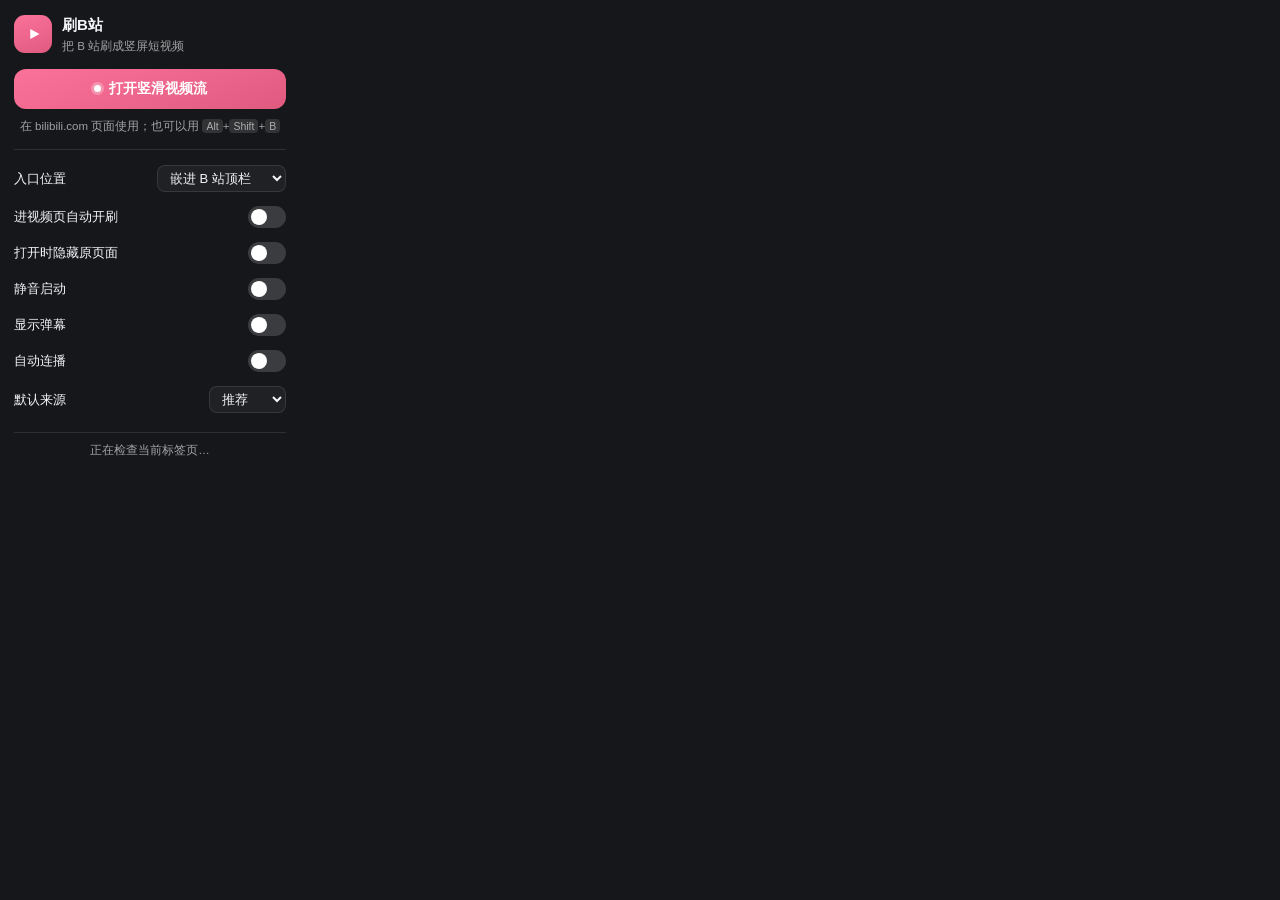
<file: extension/popup/popup.html>
<!doctype html>
<html lang="zh-CN">
  <head>
    <meta charset="utf-8" />
    <meta name="viewport" content="width=device-width, initial-scale=1" />
    <title>刷B站</title>
    <link rel="stylesheet" href="popup.css" />
  </head>
  <body>
    <header class="hero">
      <div class="logo">
        <svg viewBox="0 0 24 24" aria-hidden="true"><path d="M9 6.5 19 12l-10 5.5z" fill="currentColor" /></svg>
      </div>
      <div class="hero-text">
        <h1>刷B站</h1>
        <p>把 B 站刷成竖屏短视频</p>
      </div>
    </header>

    <main>
      <button id="toggle" class="primary">
        <span class="dot"></span>
        <span id="toggle-label">打开竖滑视频流</span>
      </button>
      <p id="hint" class="hint">在 bilibili.com 页面使用；也可以用 <kbd>Alt</kbd>+<kbd>Shift</kbd>+<kbd>B</kbd></p>

      <!-- 互动：作用于「正在播放的视频」，没有视频流时作用于当前视频页 -->
      <section class="actions" id="actions" hidden>
        <div class="actions-head">
          <img id="act-cover" alt="" />
          <div class="actions-meta">
            <div id="act-title" class="actions-title">—</div>
            <div id="act-up" class="actions-up">—</div>
          </div>
        </div>
        <div class="act-grid">
          <button class="act" data-act="like" title="点赞">
            <b>赞</b><span data-num="like">—</span>
          </button>
          <button class="act" data-act="coin" title="投 2 个币">
            <b>币</b><span data-num="coin">—</span>
          </button>
          <button class="act" data-act="fav" title="收藏到默认收藏夹">
            <b>藏</b><span data-num="fav">—</span>
          </button>
          <button class="act" data-act="comment" title="打开评论">
            <b>评</b><span data-num="comment">—</span>
          </button>
        </div>
      </section>

      <section class="settings">
        <label class="row">
          <span>入口位置</span>
          <select id="entryMode">
            <option value="native">嵌进 B 站顶栏</option>
            <option value="floating">右下角悬浮按钮</option>
            <option value="hidden">只留快捷键</option>
          </select>
        </label>
        <label class="row">
          <span>进视频页自动开刷</span>
          <input type="checkbox" id="openOnVideoPage" />
        </label>
        <label class="row">
          <span>打开时隐藏原页面</span>
          <input type="checkbox" id="hideRelated" />
        </label>
        <label class="row">
          <span>静音启动</span>
          <input type="checkbox" id="muteOnStart" />
        </label>
        <label class="row">
          <span>显示弹幕</span>
          <input type="checkbox" id="danmaku" />
        </label>
        <label class="row">
          <span>自动连播</span>
          <input type="checkbox" id="autoplay" />
        </label>
        <label class="row">
          <span>默认来源</span>
          <select id="source">
            <option value="recommend">推荐</option>
            <option value="popular">热门</option>
            <option value="ranking">排行榜</option>
            <option value="follow">关注</option>
          </select>
        </label>
      </section>
    </main>

    <footer>
      <span id="status">正在检查当前标签页…</span>
    </footer>
    <script src="popup.js"></script>
  </body>
</html>
</file>
<file: extension/popup/popup.css>
:root {
  --pink: #fb7299;
  --pink-dark: #e05a80;
  --bg: #16171a;
  --panel: #1f2125;
  --line: rgba(255, 255, 255, 0.1);
  --text: #f4f5f7;
  --dim: rgba(255, 255, 255, 0.6);
}
* {
  box-sizing: border-box;
}
html,
body {
  margin: 0;
}
body {
  width: 300px;
  background: var(--bg);
  color: var(--text);
  font: 13px/1.5 -apple-system, BlinkMacSystemFont, 'PingFang SC', 'Microsoft YaHei', 'Segoe UI', sans-serif;
  padding: 14px;
}
.hero {
  display: flex;
  align-items: center;
  gap: 10px;
  margin-bottom: 14px;
}
.logo {
  width: 38px;
  height: 38px;
  border-radius: 11px;
  background: linear-gradient(160deg, var(--pink), var(--pink-dark));
  display: flex;
  align-items: center;
  justify-content: center;
  color: #fff;
  flex: 0 0 auto;
}
.logo svg {
  width: 22px;
  height: 22px;
}
.hero-text h1 {
  font-size: 15px;
  margin: 0;
}
.hero-text p {
  margin: 1px 0 0;
  font-size: 11.5px;
  color: var(--dim);
}
.primary {
  width: 100%;
  appearance: none;
  border: 0;
  border-radius: 12px;
  background: linear-gradient(160deg, var(--pink), var(--pink-dark));
  color: #fff;
  font-size: 14px;
  font-weight: 600;
  padding: 11px 14px;
  cursor: pointer;
  display: flex;
  align-items: center;
  justify-content: center;
  gap: 8px;
  transition: filter 0.15s, transform 0.15s;
}
.primary:hover {
  filter: brightness(1.06);
}
.primary:active {
  transform: translateY(1px);
}
.primary .dot {
  width: 7px;
  height: 7px;
  border-radius: 50%;
  background: #fff;
  box-shadow: 0 0 0 3px rgba(255, 255, 255, 0.28);
}
.hint {
  font-size: 11.5px;
  color: var(--dim);
  margin: 9px 0 14px;
  text-align: center;
}
/* ------------------------------ 互动区 ------------------------------ */
.actions {
  border-top: 1px solid var(--line);
  padding-top: 12px;
  margin-bottom: 4px;
}
.actions-head {
  display: flex;
  align-items: center;
  gap: 9px;
  margin-bottom: 10px;
}
.actions-head img {
  width: 46px;
  height: 30px;
  border-radius: 6px;
  object-fit: cover;
  background: var(--panel);
  flex: 0 0 auto;
}
.actions-meta {
  min-width: 0;
  flex: 1;
}
.actions-title {
  font-size: 12.5px;
  font-weight: 600;
  color: var(--text);
  line-height: 1.35;
  display: -webkit-box;
  -webkit-line-clamp: 2;
  -webkit-box-orient: vertical;
  overflow: hidden;
}
.actions-up {
  font-size: 11px;
  color: var(--dim);
  margin-top: 2px;
  overflow: hidden;
  text-overflow: ellipsis;
  white-space: nowrap;
}
.act-grid {
  display: grid;
  grid-template-columns: repeat(4, 1fr);
  gap: 8px;
}
.act {
  appearance: none;
  border: 1px solid var(--line);
  background: var(--panel);
  color: var(--text);
  border-radius: 10px;
  padding: 8px 4px 6px;
  cursor: pointer;
  display: flex;
  flex-direction: column;
  align-items: center;
  gap: 3px;
  transition: 0.16s;
  font: inherit;
}
.act:hover {
  background: #26282d;
  transform: translateY(-1px);
}
.act:active {
  transform: translateY(0);
}
.act:disabled {
  opacity: 0.5;
  cursor: default;
  transform: none;
}
.act b {
  font-size: 15px;
  font-weight: 700;
  line-height: 1;
  color: var(--text);
}
.act span {
  font-size: 10.5px;
  color: var(--dim);
  font-variant-numeric: tabular-nums;
}
.act.on {
  border-color: var(--pink);
  background: rgba(251, 114, 153, 0.16);
}
.act.on b {
  color: var(--pink);
}
.act[data-act='coin'].on b,
.act[data-act='fav'].on b {
  color: #ffb027;
}
.act[data-act='coin'].on,
.act[data-act='fav'].on {
  border-color: #ffb027;
  background: rgba(255, 176, 39, 0.14);
}
.act-flash {
  animation: act-flash 0.5s ease;
}
@keyframes act-flash {
  0% {
    box-shadow: 0 0 0 0 rgba(251, 114, 153, 0.6);
  }
  100% {
    box-shadow: 0 0 0 12px rgba(251, 114, 153, 0);
  }
}
kbd {
  background: rgba(255, 255, 255, 0.12);
  border-radius: 4px;
  padding: 1px 4px;
  font-size: 10.5px;
  font-family: inherit;
}
.settings {
  border-top: 1px solid var(--line);
  padding-top: 8px;
}
.row {
  display: flex;
  align-items: center;
  justify-content: space-between;
  gap: 10px;
  padding: 7px 0;
  cursor: pointer;
}
.row span {
  color: var(--text);
}
select {
  background: var(--panel);
  color: var(--text);
  border: 1px solid var(--line);
  border-radius: 8px;
  padding: 4px 8px;
  font: inherit;
}
input[type='checkbox'] {
  appearance: none;
  width: 38px;
  height: 22px;
  border-radius: 999px;
  background: rgba(255, 255, 255, 0.16);
  position: relative;
  transition: 0.18s;
  cursor: pointer;
  flex: 0 0 auto;
  margin: 0;
}
input[type='checkbox']::after {
  content: '';
  position: absolute;
  top: 3px;
  left: 3px;
  width: 16px;
  height: 16px;
  border-radius: 50%;
  background: #fff;
  transition: 0.18s;
}
input[type='checkbox']:checked {
  background: var(--pink);
}
input[type='checkbox']:checked::after {
  left: 19px;
}
footer {
  margin-top: 12px;
  padding-top: 9px;
  border-top: 1px solid var(--line);
  font-size: 11.5px;
  color: var(--dim);
  text-align: center;
}
#status b {
  font-weight: 600;
}
#status b.ok {
  color: #4ac97e;
}
#status b.bad {
  color: #ff6b81;
}
#status b.warn {
  color: var(--pink);
}
#status .sep {
  opacity: 0.4;
  margin: 0 2px;
}
</file>
